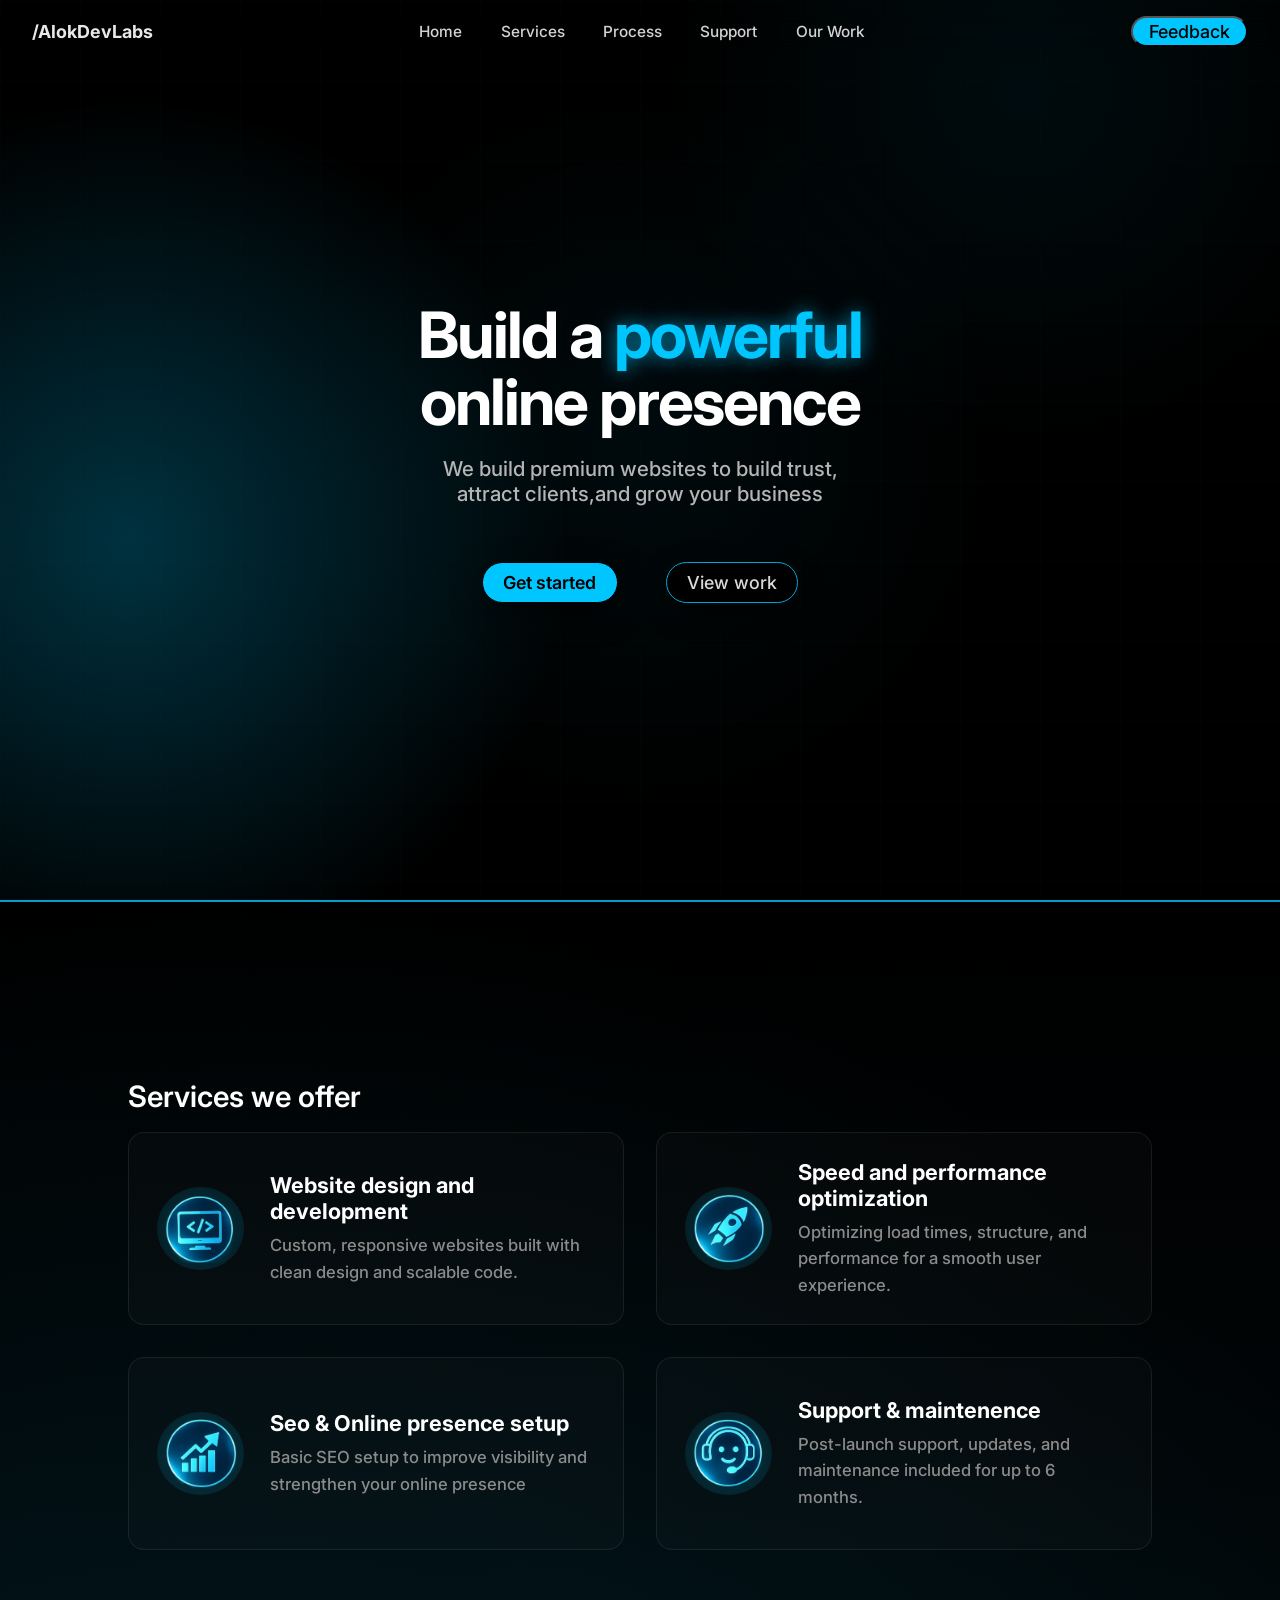
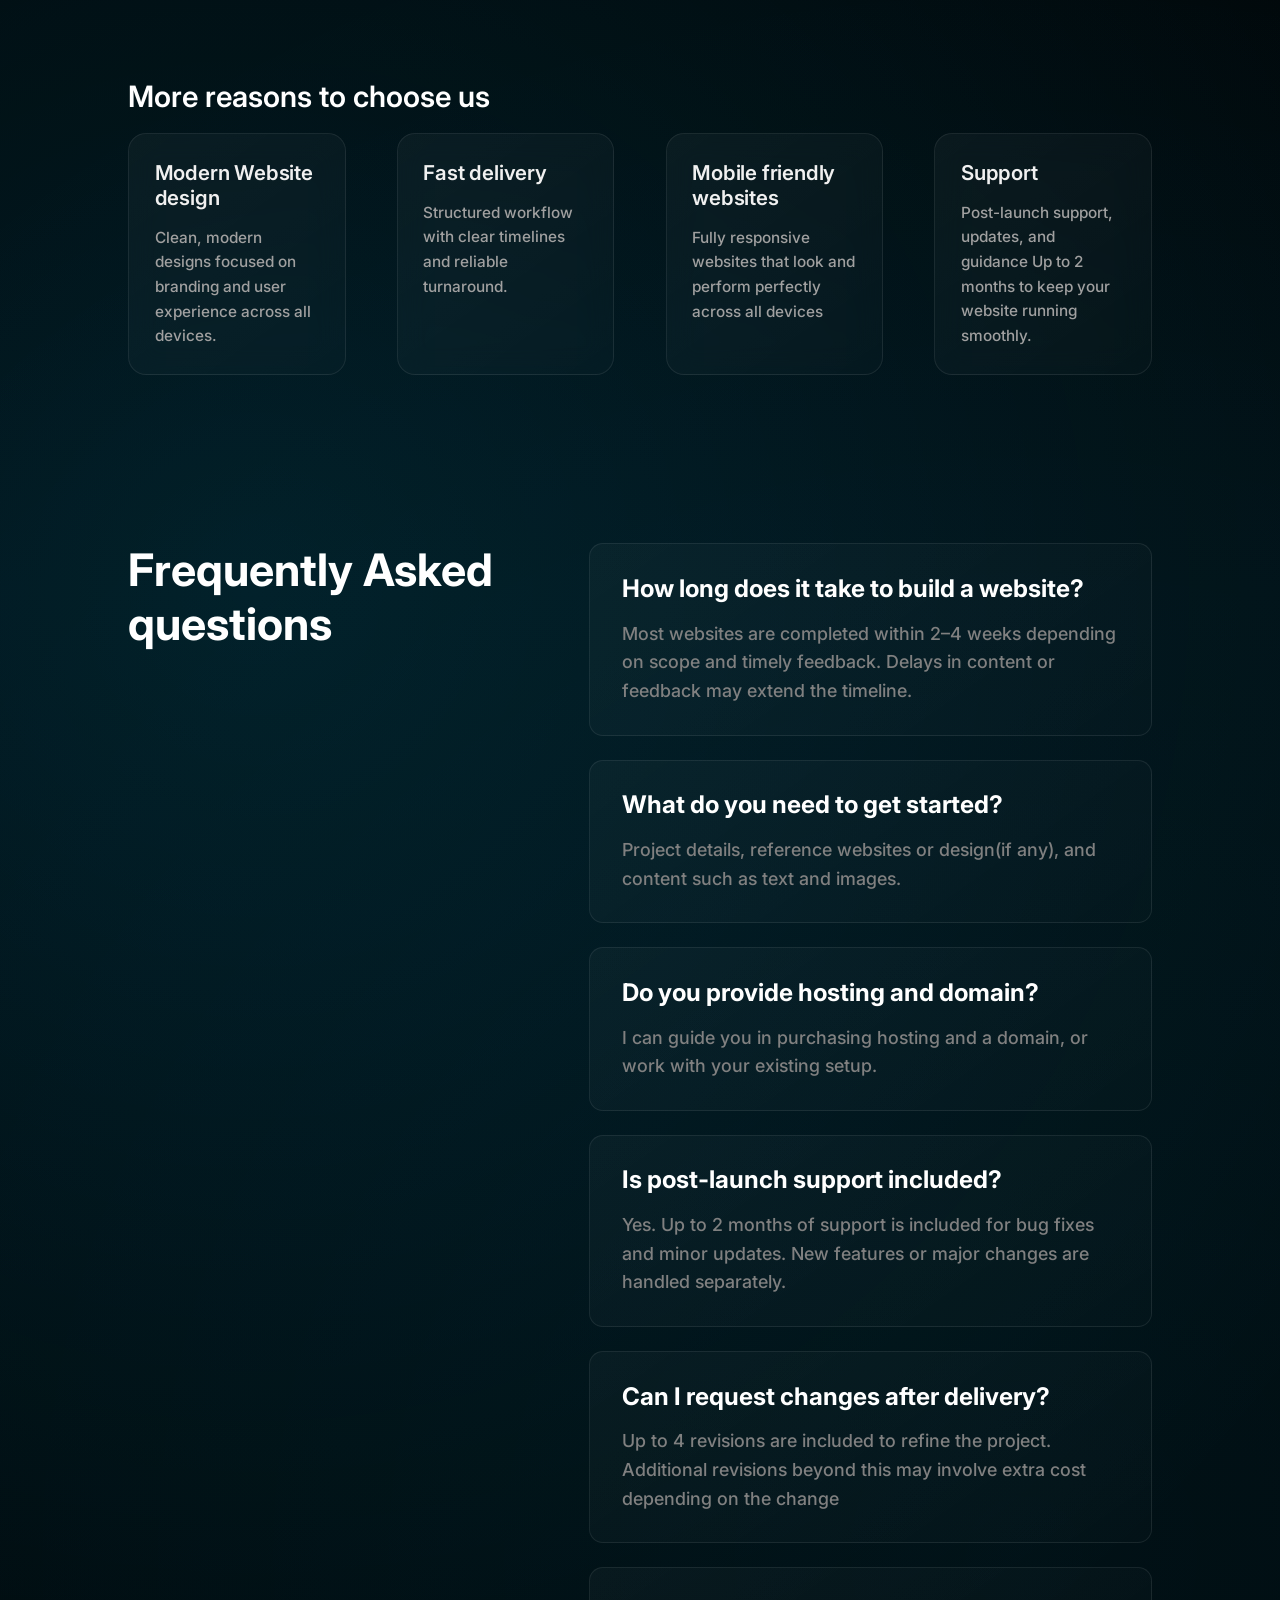
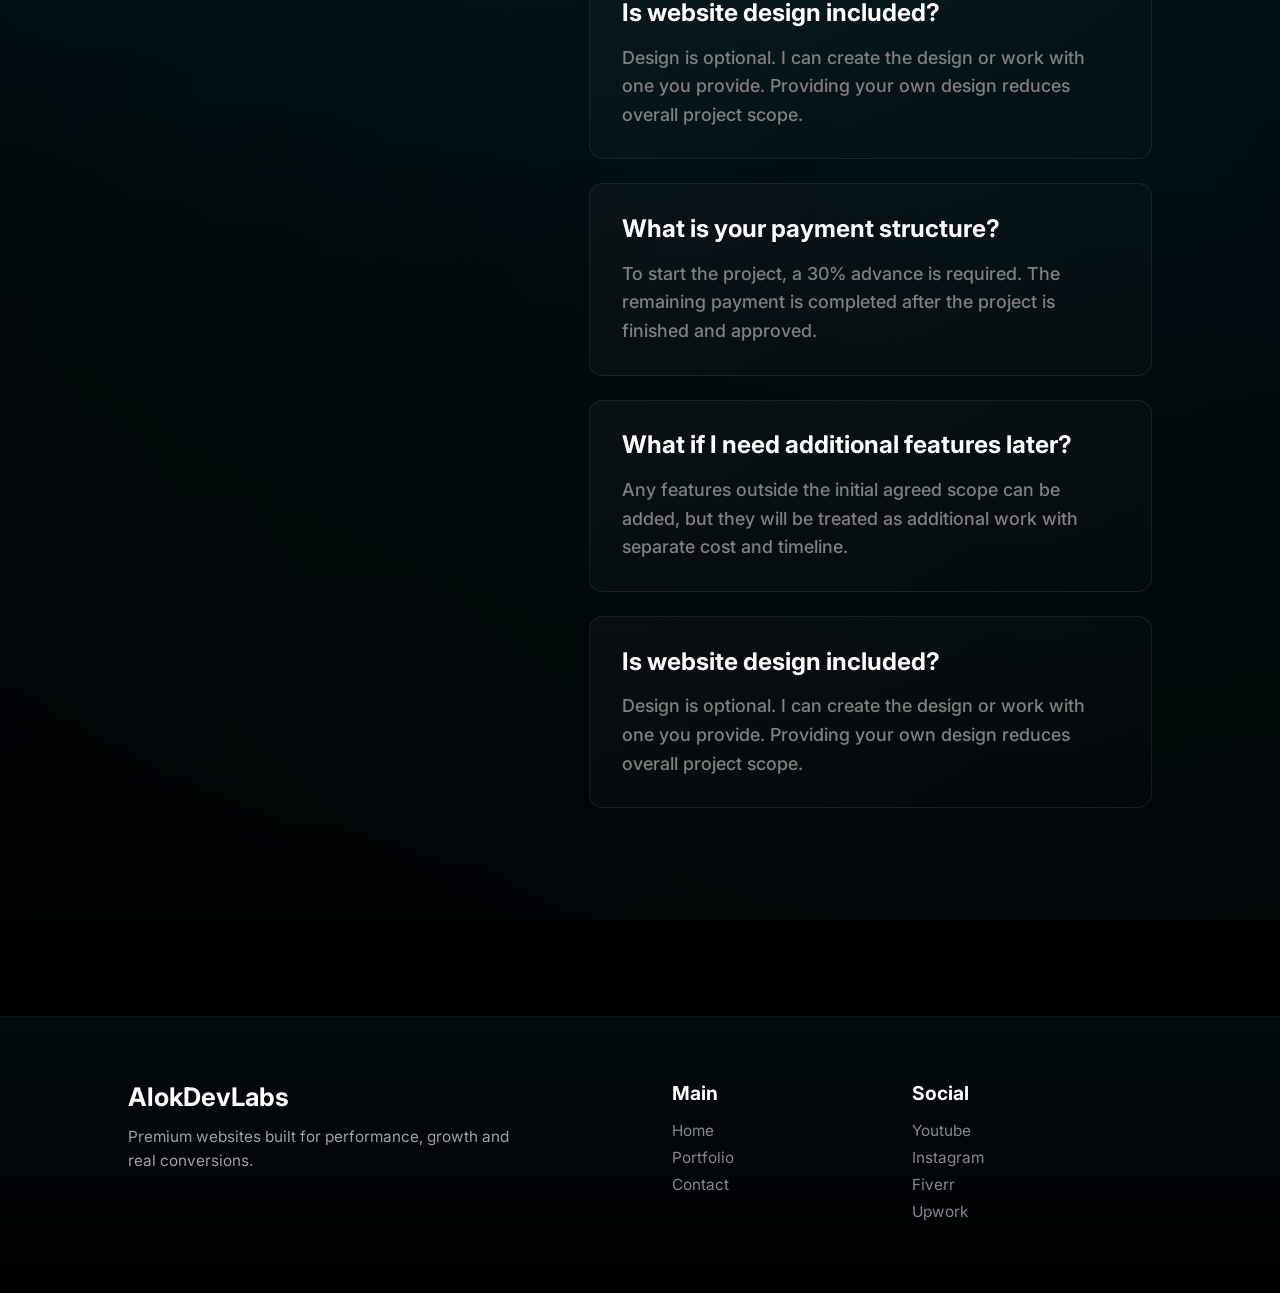
<file: index.html>
<!DOCTYPE html>
<html lang="en">

<head>
    <meta charset="UTF-8">
    <meta name="viewport" content="width=device-width, initial-scale=1.0">
    <title>Home| AlokDevLabs </title>
    <link rel="stylesheet" href="style.css">

</head>

<body>

    <section class="herowrapper">
        <header>

            <nav>
                <span class="logo">/AlokDevLabs</span>
                <span class="opt">
                    <button class="btn Home">Home</button>
                    <a href="#service"><button class="btn Services">Services</button></a>
                    <a href="portfolio.html#Procedure"><button class="btn Process">Process</button></a>
                    <a href="contact.html?from=support" id="support"><button class="btn Support">Support</button></a>
                    <a href="portfolio.html"><button class="btn Portfolio">Our Work</button></a>
                </span>

                <!-- <ul class="nav-links">
            <li>Home</li>
            <li>About</li>
            <li>Services</li>
            <li>Contact</li>
        </ul> -->


                <span class="feedback">
                    <a href="contact.html?from=feedback" id="Feedback"><button class="feed">Feedback</button></a>

                    <button class="menu-btn" id="menuBtn">☰</button>

                </span>
            </nav>

            <div class="overlay" id="overlay"></div>

            <section class="side-menu" id="sideMenu">
                <button class="close-btn" id="closeBtn">✕</button>
                <ul>
                    <a href="index.html">
                        <li>Home</li>
                    </a>
                    <a href="#service">
                        <li>Services</li>
                    </a>
                    <a href="portfolio.html">
                        <li>Portfolio</li>
                    </a>
                    <a href="portfolio.html#Procedure">
                        <li>Process</li>
                    </a>
                    <a href="contact.html?from=support">
                        <li>Support</li>
                    </a>
                    <a href="contact.html?from=feedback">
                        <li>Feedback</li>
                    </a>
                </ul>
            </section>
        </header>

        <main>

            <section class="hero">

                <div class="heroText">
                    <div class="txt">
                        <div class="big">
                            <h1 class="Build">Build a <span class="accent">powerful</span></h1>
                            <h1 class="Build"> online presence</h1>
                        </div>
                        <div class="subtext">
                            <h4 class="sub">We build premium websites to build trust,</h4>
                            <h4 class="sub">attract clients,and grow your business</h4>
                        </div>
                        <div class="herobtn">
                            <a href="contact.html?from=project"><button class="same">Get started</button></a>
                            <a href="portfolio.html"><button class="same ghost">View work</button></a>
                        </div>
                    </div>
                </div>
            </section>

    </section>
    <div class="separation"></div>
    <section class="bottom reveal">
        <div class="services reveal" id="service">
            <h1 class="ser">Services we offer</h1>
            <div class="rows">


                <div class="row a">
                    <span><img src="images/monitor.png" alt=""></span>
                    <div class="content">
                        <h2>Website design and development</h2>
                        <p>Custom, responsive websites built with clean design and scalable code.</p>
                    </div>
                </div>

                <div class="row b">
                    <span><img src="images/speed.png" alt=""></span>
                    <div class="content">
                        <h2>Speed and performance optimization</h2>
                        <p>Optimizing load times, structure, and performance for a smooth user experience.</p>
                    </div>
                </div>

                <div class="row c">
                    <span><img src="images/Seo.png" alt=""></span>
                    <div class="content">
                        <h2>Seo & Online presence setup</h2>
                        <p>Basic SEO setup to improve visibility and strengthen your online presence</p>
                    </div>
                </div>

                <div class="row d">
                    <span><img src="images/support.png" alt=""></span>
                    <div class="content">
                        <h2>Support & maintenence</h2>
                        <p>Post-launch support, updates, and maintenance included for up to 6 months.</p>
                    </div>
                </div>

            </div>
        </div>

        <div class="reason reveal">
            <h1 class="rsn">More reasons to choose us</h1>
            <div class="boxes">
                <div class="bx">
                    <h2>Modern Website design</h2>
                    <p>Clean, modern designs focused on branding and user experience across all devices.</p>
                </div>
                <div class="bx">
                    <h2>Fast delivery</h2>
                    <p>Structured workflow with clear timelines and reliable turnaround.</p>
                </div>
                <div class="bx">
                    <h2>Mobile friendly websites</h2>
                    <p>Fully responsive websites that look and perform perfectly across all devices</p>
                </div>
                <div class="bx">
                    <h2>Support</h2>
                    <p>Post-launch support, updates, and guidance Up to 2 months to keep your website running
                        smoothly.
                    </p>
                </div>
            </div>
        </div>

        <div class="faq reveal">
            <div class="statement">
                <h1 class="sentence">Frequently Asked </h1>
                <h1 class="sentence">questions</h1>
                <h1 class="additional">FAQs</h1>
            </div>
            <div class="questions">
                <div class="ques">
                    <h2>How long does it take to build a website?</h2>
                    <p>Most websites are completed within 2–4 weeks depending on scope and timely feedback. Delays in content or feedback may extend the timeline.</p>
                </div>
                <div class="ques">
                    <h2>What do you need to get started?</h2>
                    <p>Project details, reference websites or design(if any), and content such as text and images.
                    </p>
                </div>
                <div class="ques">
                    <h2>Do you provide hosting and domain?</h2>
                    <p>I can guide you in purchasing hosting and a domain, or work with your existing setup.</p>
                </div>
                <div class="ques">
                    <h2>Is post-launch support included?</h2>
                    <p>Yes. Up to 2 months of support is included for bug fixes and minor updates.
                        New features or major changes are handled separately.</p>
                </div>
                <div class="ques">
                    <h2>Can I request changes after delivery?</h2>
                    <p>Up to 4 revisions are included to refine the project. Additional revisions beyond this may involve extra cost depending on the change</p>
                </div>
                <div class="ques">
                    <h2>Is website design included?</h2>
                    <p>Design is optional. I can create the design or work with one you provide.
                        Providing your own design reduces overall project scope.</p>
                </div>
                <div class="ques">
                    <h2>What is your payment structure?</h2>
                    <p>To start the project, a 30% advance is required. The remaining payment is completed after the project is finished and approved.</p>
                </div>
                <div class="ques">
                    <h2>What if I need additional features later?</h2>
                    <p>Any features outside the initial agreed scope can be added, but they will be treated as additional work with separate cost and timeline.</p>
                </div>
                <div class="ques">
                    <h2>Is website design included?</h2>
                    <p>Design is optional. I can create the design or work with one you provide.
                        Providing your own design reduces overall project scope.</p>
                </div>
            </div>
        </div>
    </section>
    </main>



    <footer>
        <div class="footer-brand">
            <h3>AlokDevLabs</h3>
            <p>Premium websites built for performance, growth and real conversions.</p>
        </div>
        <div class="linked">
            <div class="clmn social">
                <h5>Main</h5>
                <a href="#">Home</a>
                <a href="#">Portfolio</a>
                <a href="#">Contact</a>
            </div>

            <div class="clmn 
            social">
                <h5>Social</h5>
                <a href="#">Youtube</a>
                <a href="#">Instagram</a>
                <a href="#">Fiverr</a>
                <a href="#">Upwork</a>
            </div>
        </div>
    </footer>
    <script src="script.js"></script>
</body>

</html>
</file>
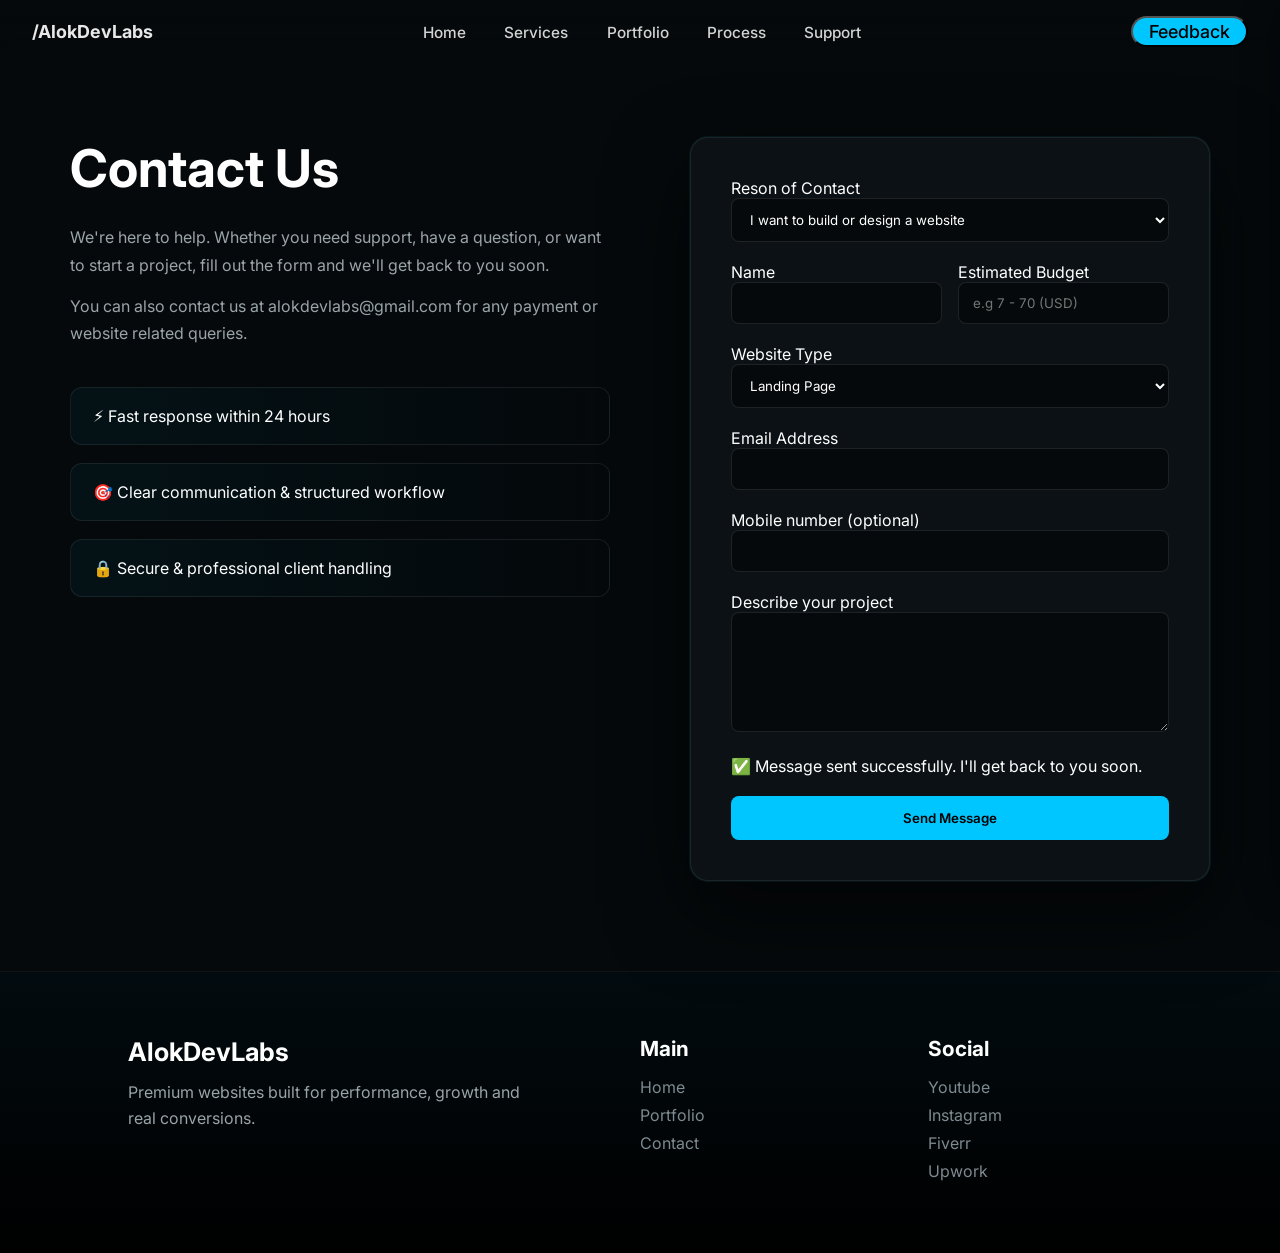
<file: contact.html>
<!DOCTYPE html>
<html lang="en">

<head>
    <meta charset="UTF-8">
    <meta name="viewport" content="width=device-width, initial-scale=1.0">
    <title>Contact | AlokDevLabs</title>
    <link rel="stylesheet" href="new.css">
</head>

<body>
    <main>
        <nav>
            <span class="logo">/AlokDevLabs</span>
            <span class="opt">
                <a href="index.html"><button class="btn">Home</button></a>
                <a href="index.html#service"><button class="btn">Services</button></a>
                <a href="portfolio.html"><button class="btn">Portfolio</button></a>
                <a href="portfolio.html#Procedure"><button class="btn">Process</button></a>
                <a href="contact.html?from=support"><button class="btn">Support</button></a>
            </span>
            <span class="feedback">
                <a href="contact.html?from=feedback"></a> <button class="feed">Feedback</button>
                <button class="menu-btn" id="menuBtn">☰</button>
            </span>
        </nav>

        <div class="overlay" id="overlay"></div>

        <section class="side-menu" id="sideMenu">
            <button class="close-btn" id="closeBtn">✕</button>
            <ul>
                <a href="index.html">
                    <li>Home</li>
                </a>
                <a href="#Services">
                    <li>Services</li>
                </a>
                <a href="portfolio.html">
                    <li>Portfolio</li>
                </a>
                <a href="portfolio.html#Procedure">
                    <li>Process</li>
                </a>
                <a href="contact.html?from=support">
                    <li>Support</li>
                </a>
                <a href="contact.html?from=feedback">
                    <li>Feedback</li>
                </a>
            </ul>
        </section>


        <section class="mid">
            <div class="writ">
            

                <h1>Contact Us</h1>
                <div class="para">
                    <p>We're here to help.
                        Whether you need support, have a question, or want to start a project, fill out the form and
                        we'll get back to you soon.</p>
                    <p>You can also contact us at <span class="highlight">alokdevlabs@gmail.com </span> for any payment
                        or website related queries.</p>
                </div>

                    <div class="contact-info">

                    <div class="info-card">
                        ⚡ Fast response within 24 hours
                    </div>

                    <div class="info-card">
                        🎯 Clear communication & structured workflow
                    </div>

                    <div class="info-card">
                        🔒 Secure & professional client handling
                    </div>

                </div>
            </div>
            <div class="input">
                <form id="contactForm" action="https://formsubmit.co/alokofficial1414@gmail.com" method="post"
                    spellcheck="false">
                    <div class="select">
                        <p>Reson of Contact</p>
                        <select name="reason" id="reason">
                            <option value="project">I want to build or design a website</option>
                            <option value="support">I need support or have an issue</option>
                            <option value="question">I have a question</option>
                            <option value="feedback"> I want to give feedback </option>
                        </select>
                    </div>
                    <div class="twocol">

                        <div class="text">
                            <p>Name</p>
                            <input id="name" name="Name" type="text">
                        </div>

                        <div class="budgetfield">
                            <p>Estimated Budget</p>
                            <input type="text" name="Budget" placeholder="e.g 7 - 70 (USD)" id="field">
                        </div>

                    </div>
                    <div class="webtype">
                        <p class="p">Website Type</p>
                        <select name="websitetype" id="type">
                            <option value="LandingPage">Landing Page</option>
                            <option value="Portfolio">Portfolio website</option>
                            <option value="Blog">Blog/content website</option>
                            <option value="NotSure">Not sure, need guidance</option>
                        </select>
                    </div>

                    <div class="email">
                        <p>Email Address</p>
                        <input id="email" name="Email" type="email">
                    </div>

                    <div class="mobile">
                        <p>Mobile number (optional)</p>
                        <input id="number" name="Number" type="tel">
                    </div>



                    <div class="msg">
                        <p id="la">Message</p>
                        <textarea name="Message" id="msg"></textarea>
                    </div>
                    <div class="form-success" id="formSuccess">
                        ✅ Message sent successfully. I'll get back to you soon.
                    </div>
                    <button type="submit" id="submit">Send Message</button>



                    <input type="hidden" name="_subject" value="New Contact Form Message">
                    <input type="hidden" name="_captcha" value="false">
                    <input type="hidden" name="_template" value="table">
                    <input type="hidden" name="_next" value="">


                </form>
            </div>

        </section>

    </main>


    <footer>
        <div class="footer-brand">
            <h3>AlokDevLabs</h3>
            <p>Premium websites built for performance, growth and real conversions.</p>
        </div>

        <div class="clmn social">
            <h5>Main</h5>
            <a href="#">Home</a>
            <a href="#">Portfolio</a>
            <a href="#">Contact</a>
        </div>

        <div class="clmn social">
            <h5>Social</h5>
            <a href="#">Youtube</a>
            <a href="#">Instagram</a>
            <a href="#">Fiverr</a>
            <a href="#">Upwork</a>
        </div>
    </footer>

    <script src="script.js"></script>
</body>

</html>
</file>
<file: style.css>
@import url('https://fonts.googleapis.com/css2?family=Inter:ital,opsz,wght@0,14..32,100..900;1,14..32,100..900&display=swap');


* {
    margin: 0;
    padding: 0;
    /* overflow-x: hidden; */
    box-sizing: border-box;
    /* border: 1px solid red; */
}

:root {
    --ease: cubic-bezier(0.4, 0, 0.2, 1);
    --fast: 0.2s var(--ease);
    --medium: 0.35s var(--ease);
    --slow: 0.6s var(--ease);
}

a,
button,
.row,
.bx,
.ques {
    cursor: pointer;
}


html {
    scroll-behavior: smooth;
    /* overflow-x: hidden; */
}

body {
    background-color: black;
    min-height: 100vh;
    width: 100%;
    overflow-x: hidden;

    display: flex;
    flex-direction: column;
    overflow-x: hidden;
}

.herowrapper {
    width: 100%;
    position: relative;
    min-height: 100vh;
    overflow: hidden;
    position: relative;
    background: black;
    box-shadow:
        inset 0 0 200px rgba(0, 0, 0, 0.8);
}

.accent {
    color: #00c6ff;
    text-shadow:
        0 0 18px rgba(0, 198, 255, 0.6),
        0 0 40px rgba(0, 198, 255, 0.2);
}

.herowrapper::before {
    content: "";
    position: absolute;
    inset: 0;
    z-index: 0;

    background:

        radial-gradient(800px circle at 10% 60%,
            rgba(0, 198, 255, 0.25),
            transparent 55%),

        radial-gradient(600px circle at 50% 50%,
            rgba(0, 198, 255, 0.05),
            transparent 60%),

        radial-gradient(600px circle at 80% 10%,
            rgba(0, 198, 255, 0.06),
            transparent 60%);
}

.herowrapper::after {
    content: "";
    position: absolute;
    inset: 0;
    z-index: 0;

    background-image:
        linear-gradient(rgba(255, 255, 255, 0.04) 1px, transparent 1px),
        linear-gradient(90deg, rgba(255, 255, 255, 0.04) 1px, transparent 1px);

    background-size: 80px 80px;
    opacity: 0.2;
}

.herowrapper>* {
    position: relative;
    z-index: 2;
}



.hero {
    min-height: 90vh;
    width: 100%;
    /* width: 100vw; */
    /* 
    background: linear-gradient(120deg,
            #00c6ff 0%,
            #009fcf 16%,
            #00394d 38%,
            #000000 58%); */
    display: flex;
    flex-direction: column;
    overflow-x: hidden;
    overflow: hidden;

    /* align-items: center; */
}



nav {
    width: 100%;
    display: grid;
    grid-template-columns: auto 1fr auto auto;
    align-items: center;
    padding: 0 2rem;
    margin-top: 1rem;
    backdrop-filter: blur(6px);


}


.logo {
    font-family: "Inter", sans-serif;
    font-weight: 700;
    font-size: clamp(1rem, 1.4vw, 1.5rem);
    white-space: nowrap;
    color: rgba(255, 255, 255, 0.911);

}

.opt {
    justify-self: center;
    display: inline-block;
    /* width: 40vw; */
    display: flex;
    gap: clamp(1rem, 3vw, 4rem);
    /* background-color: purple; */
    /* color: rgb(85, 85, 85); */
}


.menu-btn {
    display: none;
}


.menu-btn {
    background: none;
    border: none;
    color: white;
    font-size: 1.6rem;
    cursor: pointer;
    display: none;
}


.overlay {
    position: fixed;
    inset: 0;
    background: rgba(0, 0, 0, 0.6);
    backdrop-filter: blur(8px);
    opacity: 0;
    pointer-events: none;
    transition: opacity 0.3s ease;
    z-index: 9;
}

.overlay.active {
    opacity: 1;
    pointer-events: auto;
}


.side-menu {

    color: rgba(255, 255, 255, 0.7);


    border-left: 1px solid rgba(255, 255, 255, 0.06);
    position: fixed;
    top: 0;
    right: -40%;
    width: 40%;
    height: 100vh;
    /* background: #fff; */
    padding: 1.5rem;
    transition: right 0.3s ease;
    z-index: 10;
    background: linear-gradient(180deg,
            #0F172A 0%,
            #0B1E2D 60%,
            #092433 100%);


    box-shadow: -10px 0 30px rgba(0, 0, 0, 0.25);
    border-top-left-radius: 1.2rem;
    border-bottom-left-radius: 1.2rem;
    z-index: 9999;

}

.side-menu.active {
    right: 0;
}

.close-btn {
    background: none;
    border: none;
    font-size: 1.4rem;
    cursor: pointer;
}

.side-menu ul {
    list-style: none;
    margin-top: 2rem;
}

.side-menu li {
    margin-bottom: 1.2rem;
    font-size: 1.1rem;
    color: #ffffff;
    font-family: "Inter", sans-serif;
    cursor: pointer;
}

.side-menu li:hover {
    opacity: 0.85;
}


.btn {
    background: none;
    border: none;
    color: lightgray;
    font-weight: 500;
    font-size: clamp(0.3rem, 1.2vw, 1.4rem);
    font-family: "Inter", sans-serif;
    font-style: normal;
    cursor: pointer;
    position: relative;
}

.btn:hover {
    /* text-decoration: underline; */
    color: white;
}


.btn::after {
    content: "";
    position: absolute;
    left: 0;
    bottom: -4px;
    width: 0;
    height: 2px;
    background: #00c6ff;
    transition: width var(--fast);
}

.btn:hover::after {
    width: 100%;
}

.feed {
    background-color: #00c6ff;
    font-family: "Inter", sans-serif;
    font-weight: 500;
    font-style: normal;
    font-size: clamp(1rem, 1.4vw, 1.5rem);
    padding: 0.2rem 1rem;
    border-radius: 2rem;
    cursor: pointer;
}

.feed:hover {
    background-color: #00acdb;
}


.txt {
    display: flex;
    width: 100%;
    flex-direction: column;
    justify-content: center;
    align-items: center;
    text-align: center;
}

h1 {
    font-family: "Inter", sans-serif;
    color: white;
    font-style: normal;
    font-weight: 700;
    font-size: clamp(3.5rem, 5vw, 5.7rem);
}

.subtext h4 {
    font-family: "Inter", sans-serif;
    color: #b5b5b5;
    font-style: normal;
    font-weight: 500;
    font-size: clamp(0.9rem, 1.6vw, 2rem);
}

.subtext {
    margin-top: clamp(1rem, 1.6vw, 1.5rem);
    ;
    text-align: center;
}

.heroText {
    flex: 1;
    width: 100%;
    /* background-color: purple; */
    display: flex;
    flex-direction: column;
    align-items: center;
    justify-content: center;
    animation: fadeUp 1.3s ease forwards;
    margin: auto;
    max-width: 900px;
}

.heroText h1 {
    line-height: 1.05;
    letter-spacing: -0.03em;
    /* letter-spacing:-0.02em; */
}


@keyframes fadeUp {
    from {
        opacity: 0;
        transform: translateY(36px);
    }

    to {
        opacity: 1;
        transform: translateY(0);
    }
}


/* text-align: center; */

.herobtn {
    margin-top: clamp(1.8rem, 4.4vw, 4rem);
    display: flex;
    justify-content: center;
    align-items: center;
    gap: 3rem;


}

.same {
    font-size: clamp(1rem, 1.4vw, 1.4rem);
    padding: 1vh 1.6vw;
    background-color: #00c6ff;
    border-radius: 2rem;
    border: 1px solid black;
    font-family: "Inter", sans-serif;
    font-weight: 600;
    cursor: pointer;
    box-shadow:
        0 10px 30px rgba(0, 0, 0, 0.5);
    transition: transform var(--fast), box-shadow var(--fast), background var(--fast);
}

.same:hover {
    /* transform: translateY(-2px);
    box-shadow: 0 10px 30px rgba(0, 198, 255, 0.25); */
    transform: translateY(-3px);
    box-shadow:
        0 15px 40px rgba(0, 198, 255, 0.35);
}

.ghost {
    background-color: black;
    border: 1px solid #00c6ff;
    color: white;
    opacity: 0.85;
    font-weight: 500;
}

.ghost:hover {
    background: rgba(0, 198, 255, 0.1);
}

.separation {
    height: 2px;
    width: 100%;
    background-color: #009fcf;
}

.bottom {
    min-height: auto;
    width: 100%;

    display: flex;
    flex-direction: column;
    align-items: center;
    position: relative;
    overflow: hidden;


    padding-top: 5rem;
    padding-bottom: 6rem;

    background:

        radial-gradient(circle at 20% 40%,
            rgba(0, 198, 255, 0.10),
            transparent 60%),

        radial-gradient(circle at 80% 70%,
            rgba(0, 198, 255, 0.06),
            transparent 70%),

        linear-gradient(to bottom,
            #000000,
            #020b0f 40%,
            #000000);
}

.bottom::after {

    content: "";
    position: absolute;
    inset: 0;

    background-image:
        linear-gradient(rgba(255, 255, 255, 0.03) 1px, transparent 1px),
        linear-gradient(90deg, rgba(255, 255, 255, 0.03) 1px, transparent 1px);

    background-size: 80px 80px;

    opacity: 0.15;

    pointer-events: none;
}



.services {
    /* background-color: red; */
    width: min(80%, 1400px);
    margin-top: clamp(3rem, 8vw, 6rem);
    position: relative;
    z-index: 1;
}


.services>* {
    position: relative;
    z-index: 2;
}

.services h1 {
    font-size: clamp(1rem, 2.3vw, 3rem);
    font-weight: 600;
}

.rows {
    width: 100%;
    margin-top: 2vh;
    display: grid;
    grid-template-columns: repeat(2, 1fr);
    gap: 2rem;
    align-items: stretch;

    grid-auto-rows: 1fr;

}

.row {
    height: 100%;

    box-sizing: border-box;
    position: relative;
    overflow: hidden;

    display: flex;
    align-items: center;
    gap: 1.6rem;

    /* padding: 1.8rem 2rem; */
    padding-top: clamp(0.7rem, 2vw, 1.8rem);
    padding-bottom: clamp(0.7rem, 2vw, 1.8rem);
    padding-left: clamp(1rem, 2.2vw, 2rem);
    padding-right: clamp(1rem, 2.2vw, 2rem);
    border-radius: 16px;

    background: rgba(255, 255, 255, 0.02);

    border: 1px solid rgba(255, 255, 255, 0.08);

    transition:
        transform var(--medium),
        border var(--medium),
        box-shadow var(--medium),
        background var(--medium);


}

.row:hover {

    transform: translateY(-8px);

    border-color: rgba(0, 198, 255, 0.45);

    box-shadow:
        0 30px 80px rgba(0, 0, 0, 0.8),
        inset 0 0 40px rgba(0, 198, 255, 0.08);

}

.row img {
    width: clamp(0rem, 5.6vw, 5rem);
    height: auto;
    /* background-color: red; */
    display: block;
    transition: transform var(--medium);

}

.row span {
    /* padding: clamp(rem,0.6vw,2.3rem); */
    padding: 0.6vw;

    flex-shrink: 0;

    width: auto;
    height: auto;

    display: flex;
    align-items: center;
    justify-content: center;

    border-radius: 50%;

    background:
        radial-gradient(circle,
            rgba(0, 198, 255, 0.25),
            rgba(0, 198, 255, 0.05));

    box-sizing: border-box;
}

/* 
.row:hover span{
    transform: scale(1.08);

} */

.row:hover img {
    transform: scale(1.08) rotate(-2deg);
}

.row::before {

    content: "";
    position: absolute;
    inset: 0;

    background:
        linear-gradient(120deg,
            transparent,
            rgba(0, 198, 255, 0.15),
            transparent);

    transform: translateX(-120%);
    transition: transform 0.6s ease;

}

.row:hover::before {
    transform: translateX(120%);
}

.row h2 {
    font-family: "Inter", sans-serif;
    color: white;
    display: inline;
    font-size: clamp(0.8rem, 1.7vw, 2rem);
}

.content {
    width: 75%;
    flex: 1;
    display: flex;
    flex-direction: column;
    justify-content: center;
    /* background-color: red; */
}

.row p {
    font-family: "Inter", sans-serif;
    color: rgb(139, 139, 139);
    margin-top: 8px;
    font-weight: 500;
    font-style: normal;
    font-size: clamp(0.5rem, 1.3vw, 1.3rem);

}

.reason h1 {
    font-size: clamp(1rem, 2.3vw, 3rem);
    font-weight: 600;
    margin-bottom: clamp(1rem, 1.5vw, 1.5rem);
}

.reason {
    width: min(80%, 1400px);
    margin-top: clamp(2rem, 10vw, 8rem);
    padding-bottom: 1.5rem;

}

.boxes {
    margin-top: 2vh;
    width: 100%;
    /* background-color: rgb(0, 0, 0); */
    display: grid;
    grid-template-columns: repeat(4, 1fr);
    gap: clamp(1rem, 4vw, 4.2rem);
    align-items: stretch;
}

.bx {

    display: flex;
    flex-direction: column;
    gap: clamp(0.6rem, 1.6vw, 1rem);
    /* padding: clamp(1rem, 2vw, 1.5rem); */
    box-sizing: border-box;
    font-family: "Inter", sans-serif;
    position: relative;
    overflow: hidden;

    padding: clamp(0.8rem, 2vw, 2rem);

    border-radius: 18px;

    background:
        linear-gradient(145deg,
            rgba(255, 255, 255, 0.04),
            rgba(255, 255, 255, 0.015));

    border: 1px solid rgba(255, 255, 255, 0.08);

    backdrop-filter: blur(14px);

    transition:
        transform 0.45s cubic-bezier(.2, .8, .2, 1),
        box-shadow 0.45s,
        border 0.45s;
}



.bx:hover {

    transform: translateY(-14px);

    border-color: rgba(0, 198, 255, 0.5);

    box-shadow:
        0 40px 90px rgba(0, 0, 0, 0.95),
        inset 0 0 50px rgba(0, 198, 255, 0.08);
}

.bx::before {

    content: "";
    position: absolute;
    inset: -1px;

    border-radius: inherit;

    background:
        linear-gradient(120deg,
            transparent,
            rgba(0, 198, 255, 0.4),
            transparent);

    opacity: 0;
    transition: opacity 0.4s ease;

    z-index: -1;
}

.bx:hover::before {


    opacity: 1;
}

.bx::after {

    content: "";
    position: absolute;
    inset: 0;

    background:
        linear-gradient(120deg,
            transparent,
            rgba(0, 198, 255, 0.15),
            transparent);

    transform: translateX(-120%);
    transition: transform 0.7s ease;

}

.bx:hover::after {

    transform: translateX(120%);

}

.bx h2 {
    font-size: clamp(0.7rem, 1.6vw, 2rem);
    font-weight: 600;
    letter-spacing: -0.01em;
    color: #f0f0f0;
}

.bx p {
    color: #a0a0a0;
    line-height: 1.65;
    font-weight: 400;
    font-family: "Inter", sans-serif;
    font-style: normal;
    font-size: clamp(0.7rem, 1.2vw, 1.7rem);
}

/* @media only screen and (max-width:1160px){
    .bx{
        height: 200px;
        width: 100%;
        
    }
    .boxes{
        grid-template-columns: repeat(2, 1fr) ;
    }
}
@media only screen and (max-width:900px){
    .bx{
        grid-template-columns: 1fr;
        
    }
} */

.faq {
    margin-top: clamp(2rem, 10vw, 8rem);
    width: min(80%, 1400px);
    min-height: auto;
    padding: 1rem 0 1rem 0;
    display: flex;
    gap: 9%;
    /* position: relative; */
    /* background-color: red; */
}

.statement {
    position: sticky;
    top: 6rem;
    align-self: flex-start;
    flex: 1;
}

.sentence {
    font-size: clamp(1rem, 3.5vw, 3.4rem);
    width: 100%;
    /* background-color: purple; */
}

.additional {
    display: none;
}


.questions {
    width: 55%;
    display: flex;
    flex-direction: column;
    gap: 1.5rem;
}


.ques {
    /* background-color: purple; */
    /* border: 1px solid rgba(128, 128, 128, 0.363);
    border-radius: 2%;
    height: clamp(3rem, 13vw, 10rem);
    width: clamp(7rem, 17vw, 14rem);
    width: 100%;
    padding: 1rem 1.5rem 1rem 1rem;
    transition: border var(--fast), transform var(--fast), background var(--fast); */

    position: relative;

    padding: 1.8rem 2rem;

    border-radius: 14px;

    background:
        linear-gradient(145deg,
            rgba(255, 255, 255, 0.03),
            rgba(255, 255, 255, 0.01));

    border: 1px solid rgba(255, 255, 255, 0.08);

    transition:
        transform var(--medium),
        border var(--medium),
        box-shadow var(--medium);

}

.ques::before {

    content: "";
    position: absolute;
    left: 0;
    top: 0;
    height: 100%;
    width: 3px;

    background: #00c6ff;

    opacity: 0;
    transition: opacity var(--fast);
}

.ques:hover {

    transform: translateY(-6px);

    border-color: rgba(0, 198, 255, 0.5);

    box-shadow:
        0 20px 50px rgba(0, 0, 0, 0.8);

}

.ques:hover::before {
    opacity: 1;
}

.ques h2 {
    color: white;
    font-family: "Inter", sans-serif;
    font-size: clamp(0.8rem, 1.9vw, 2.4rem);
    margin-bottom: clamp(0.3rem, 1.3vw, 1.2rem);
}

.ques p {
    color: grey;
    font-family: "Inter", sans-serif;
    font-size: clamp(0.5rem, 1.4vw, 1.5rem);
    font-weight: 500;
}

.reveal {
    opacity: 0;
    transform: translateY(40px);
    /* transition: opacity var(--slow), transform var(--slow); */
    transition: opacity 0.7s ease, transform 0.7s ease;
}

.reveal.active {
    opacity: 1;
    transform: translateY(0);
}

.row p,
.bx p,
.ques p {
    font-weight: 500;
    line-height: 1.6;
}


footer {

    margin-top: 6rem;

    padding: 4rem 10vw;

    display: grid;
    grid-template-columns: 1fr 1fr;

    gap: 4rem;

    background:
        linear-gradient(to top,
            #000000,
            #020b0f);

    border-top: 1px solid rgba(255, 255, 255, 0.08);

}

.linked{
    display: grid;
    grid-template-columns: 1fr 1fr;
}

.footer-brand h3 {
    font-family: "Inter", sans-serif;
    color: white;
    font-size: clamp(1.4rem, 2vw, 2.7rem);
    margin-bottom: 0.8rem;
    align-self: center;
}

.footer-brand p {
    font-family: "Inter", sans-serif;
    color: #9aa3a8;
    line-height: 1.6;
    max-width: 400px;
    font-size: clamp(0.6rem, 1.2vw, 1.5rem);
}

/* LINKS */

footer h5 {
    font-family: "Inter", sans-serif;
    color: white;
    font-size: clamp(1.2rem, 1.2vw, 1.8rem);
    margin-bottom: 1rem;
}

footer a {
    font-family: "Inter", sans-serif;
    display: block;
    font-size: clamp(0.4rem, 1.2vw, 1.3rem);
    color: #7e8a91;
    margin-bottom: 0.5rem;
    text-decoration: none;

    transition: color var(--fast), transform var(--fast);
}

footer a:hover {

    color: #00c6ff;

    transform: translateX(4px);
}



@media only screen and (min-width:1000px) {

    .bx {
        min-height: 14rem;
    }

    .faq {
        /* min-height: 100vh; */
        flex-direction: row;
        align-items: flex-start;
    }
}

@media only screen and (max-width:1000px) {
    .boxes {
        grid-template-columns: 1fr 1fr;
    }
}

@media only screen and (max-width:800px) {

    .faq {
        flex-direction: column;
        gap: 1rem;
        height: auto;
        align-items: flex-start;
        /* justify-content: center; */

    }

    .statement {
        width: 100%;
        text-align: center;
        position: static;

    }

    .additional {
        display: block;
        font-size: clamp(1.8rem, 4vw, 2.5rem);
        position: relative;
    }

    .sentence {
        display: none;
    }

    .questions {
        width: 100%;
    }

    .opt {
        display: none;
    }

    .feed {
        display: none;
    }

    #Feedback {
        display: none;
    }

    .menu-btn {
        display: block;
        background: none;
        border: none;
        color: white;
        font-size: 1.2rem;
        cursor: pointer;
        justify-self: end;
    }

    .herobtn {
        gap: 0.8rem;
    }

}



@media only screen and (max-width:650px) {
    .boxes {
        grid-template-columns: 1fr;
    }

    .rows {
        grid-template-columns: 1fr;
    }


}

@media only screen and (max-width:500px) {
    .Build {
        font-size: 2.8rem
    }

    .sub {
        font-size: 1rem;
    }

    .same {
        font-size: 0.7rem;
    }


}



@media (max-width: 800px) {

    .opt,
    .feed {
        display: none;
    }

    .menu-btn {
        display: block;
    }
}

@media (min-width: 801px) {

    .side-menu,
    .overlay {
        display: none;
    }
}

@media (max-width: 430px) {
    footer {
        grid-template-columns: 1fr;
    }

    .footer-brand{
        text-align: center;
    }


    .linked{
        text-align: center;
    }

}
</file>
<file: new.css>
/* =========================
   RESET
========================= */

@import url('https://fonts.googleapis.com/css2?family=Inter:ital,opsz,wght@0,14..32,100..900;1,14..32,100..900&display=swap');


*{
    margin:0;
    padding:0;
    box-sizing:border-box;
    font-family: "Inter",system-ui,-apple-system,Segoe UI,Roboto,sans-serif;
}

body{
    background:#05090b;
    color:white;
}



:root {
    --ease: cubic-bezier(0.4, 0, 0.2, 1);
    --fast: 0.2s var(--ease);
    --medium: 0.35s var(--ease);
    --slow: 0.6s var(--ease);
}



/* =========================
   NAVBAR (clean premium)
========================= */

nav {
    width: 100%;
    display: grid;
    grid-template-columns: auto 1fr auto auto;
    align-items: center;
    padding: 0 2rem;
    margin-top: 1rem;
    backdrop-filter: blur(6px);


}


.logo {
    font-family: "Inter", sans-serif;
    font-weight: 700;
    font-size: clamp(1rem, 1.4vw, 1.5rem);
    white-space: nowrap;
    color: rgba(255, 255, 255, 0.911);

}

.opt {
    justify-self: center;
    display: inline-block;
    /* width: 40vw; */
    display: flex;
    gap: clamp(1rem, 3vw, 4rem);
    /* background-color: purple; */
    /* color: rgb(85, 85, 85); */
}


.menu-btn {
    display: none;
}


.menu-btn {
    background: none;
    border: none;
    color: white;
    font-size: 1.6rem;
    cursor: pointer;
    display: none;
}


.overlay {
    position: fixed;
    inset: 0;
    background: rgba(0, 0, 0, 0.6);
    backdrop-filter: blur(8px);
    opacity: 0;
    pointer-events: none;
    transition: opacity 0.3s ease;
    z-index: 9;
}

.overlay.active {
    opacity: 1;
    pointer-events: auto;
}


.side-menu {

    color: rgba(255, 255, 255, 0.7);


    border-left: 1px solid rgba(255, 255, 255, 0.06);
    position: fixed;
    top: 0;
    right: -40%;
    width: 40%;
    height: 100vh;
    /* background: #fff; */
    padding: 1.5rem;
    transition: right 0.3s ease;
    z-index: 10;
    background: linear-gradient(180deg,
            #0F172A 0%,
            #0B1E2D 60%,
            #092433 100%);


    box-shadow: -10px 0 30px rgba(0, 0, 0, 0.25);
    border-top-left-radius: 1.2rem;
    border-bottom-left-radius: 1.2rem;

}

.side-menu.active {
    right: 0;
}

.close-btn {
    background: none;
    border: none;
    font-size: 1.4rem;
    cursor: pointer;
}

.side-menu ul {
    list-style: none;
    margin-top: 2rem;
}

.side-menu li {
    margin-bottom: 1.2rem;
    font-size: 1.1rem;
    color: #ffffff;
    font-family: "Inter", sans-serif;
    cursor: pointer;
}

.side-menu li:hover {
    opacity: 0.85;
}


.btn {
    background: none;
    border: none;
    color: lightgray;
    font-weight: 500;
    font-size: clamp(0.3rem, 1.2vw, 1.4rem);
    font-family: "Inter", sans-serif;
    font-style: normal;
    cursor: pointer;
    position: relative;
}

.btn:hover {
    /* text-decoration: underline; */
    color: white;
}


.btn::after {
    content: "";
    position: absolute;
    left: 0;
    bottom: -4px;
    width: 0;
    height: 2px;
    background: #00c6ff;
    transition: width var(--fast);
}

.btn:hover::after {
    width: 100%;
}

.feed {
    background-color: #00c6ff;
    font-family: "Inter", sans-serif;
    font-weight: 500;
    font-style: normal;
    font-size: clamp(1rem, 1.4vw, 1.5rem);
    padding: 0.2rem 1rem;
    border-radius: 2rem;
    cursor: pointer;
}

.feed:hover {
    background-color: #00acdb;
}


input:-webkit-autofill,
input:-webkit-autofill:hover,
input:-webkit-autofill:focus,
textarea:-webkit-autofill {
    -webkit-box-shadow: 0 0 0px 1000px black inset !important;
    -webkit-text-fill-color: white !important;
    transition: background-color 5000s ease-in-out 0s;
}


/* =========================
   MAIN GRID LAYOUT
========================= */

.mid{
    max-width:1200px;
    margin:auto;
    padding:90px 30px;

    display:grid;
    grid-template-columns:1fr 520px;
    gap:80px;

    align-items:start;
}


/* =========================
   LEFT CONTENT
========================= */

.writ h1{
    font-size:52px;
    font-weight:700;
    margin-bottom:24px;
}

.para p{
    color:#9aa4aa;
    line-height:1.7;
    margin-bottom:14px;
}


/* =========================
   INFO CARDS (cinematic)
========================= */

.contact-info{
    margin-top:40px;
    display:flex;
    flex-direction:column;
    gap:18px;
}

.info-card{
    padding:18px 22px;
    border-radius:12px;
    border:1px solid rgba(255,255,255,0.08);
    background:linear-gradient(
        90deg,
        rgba(0,198,255,0.05),
        transparent
    );

    transition:0.3s;
}

.info-card:hover{
    transform:translateX(6px);
    border-color:#00c6ff;
}


/* =========================
   FORM CONTAINER
========================= */

.input{
    background:#0b1114;
    border-radius:18px;
    padding:40px;

    border:1px solid rgba(255,255,255,0.08);

    box-shadow:
        0 0 0 1px rgba(0,198,255,0.08),
        0 30px 80px rgba(0,0,0,0.6);
}


/* =========================
   FORM LAYOUT
========================= */

form{
    display:flex;
    flex-direction:column;
    gap:20px;
}

.twocol{
    display:grid;
    grid-template-columns:1fr 1fr;
    gap:16px;
}


/* =========================
   INPUT STYLE (premium)
========================= */

.label{
    font-size:14px;
    opacity:0;
    margin-bottom:4px;
}

input,
select,
textarea{
    width:100%;
    padding:12px 14px;
    border-radius:8px;
    border:1px solid rgba(255,255,255,0.1);

    background:#05090b;
    color:white;

    outline:none;
    transition:0.25s;
}

textarea{
    min-height:120px;
    resize:vertical;
}

input:focus,
select:focus,
textarea:focus{
    border-color:#00c6ff;
    box-shadow:0 0 0 1px #00c6ff;
}


/* =========================
   BUTTON
========================= */

#submit{
    background:#00c6ff;
    border:none;
    padding:14px;
    border-radius:8px;

    font-weight:600;
    cursor:pointer;

    transition:0.25s;
}

#submit:hover{
    transform:translateY(-2px);
}


/* =========================
   SUCCESS MESSAGE
========================= */

.success{
    font-size:14px;
    color:#4cff8f;
}

footer {

        /* margin-top:6rem; */

    padding:4rem 10vw;

    display:grid;
    grid-template-columns: 2fr 1fr 1fr;

    gap:4rem;

    background:
        linear-gradient(to top,
            #000000,
            #020b0f);

    border-top:1px solid rgba(255,255,255,0.08);

}



.footer-brand h3 {
    font-family: "Inter",sans-serif;
    color:white;
    font-size:1.6rem;
    margin-bottom:0.8rem;
}

.footer-brand p {
    font-family: "Inter", sans-serif;
    color:#9aa3a8;
    line-height:1.6;
    max-width:400px;
}

/* LINKS */

footer h5 {
    font-family: "Inter",sans-serif;
    color:white;
    font-size:1.3rem;
    margin-bottom:1rem;
}

footer a {
    font-family: "Inter",sans-serif;
    display:block;

    color:#7e8a91;
    margin-bottom:0.5rem;
    text-decoration: none;

    transition:color var(--fast), transform var(--fast);
}

footer a:hover {

    color:#00c6ff;

    transform: translateX(4px);
}






/* =========================
   RESPONSIVE
========================= */

@media(max-width:1000px){

    .mid{
        grid-template-columns:1fr;
        gap:60px;
    }

}
</file>
